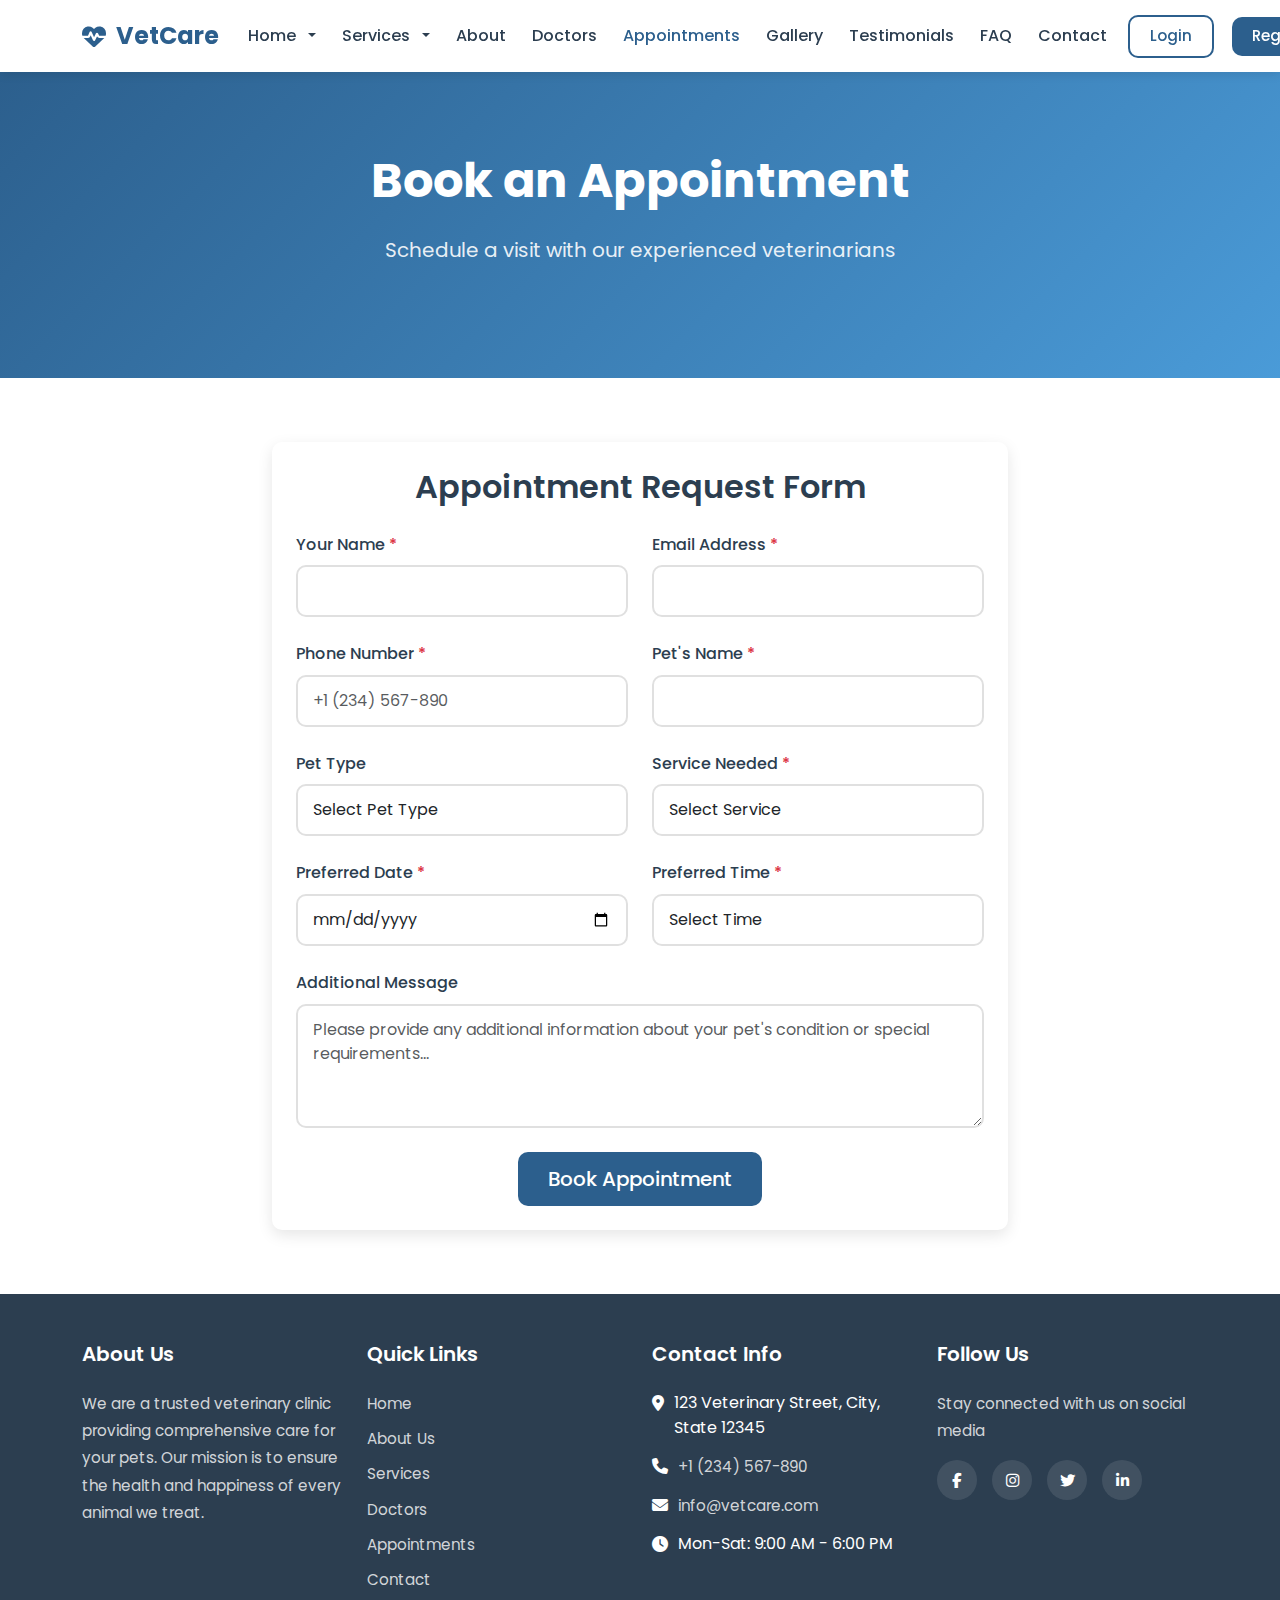
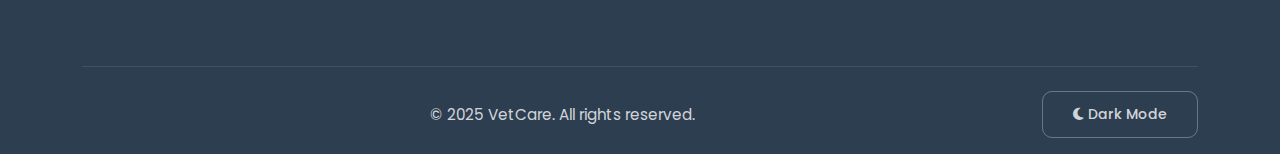
<file: appointments.html>
<!DOCTYPE html>
<html lang="en">
<head>
    <meta charset="UTF-8">
    <meta name="viewport" content="width=device-width, initial-scale=1.0">
    <title>Book Appointment - Veterinary Clinic</title>
    <link rel="icon" type="image/svg+xml" href="favicon.svg">
    <link rel="icon" type="image/x-icon" href="favicon.ico">
    
    <!-- Bootstrap CSS -->
    <link href="https://cdn.jsdelivr.net/npm/bootstrap@5.3.0/dist/css/bootstrap.min.css" rel="stylesheet">
    
    <!-- Font Awesome -->
    <link rel="stylesheet" href="https://cdnjs.cloudflare.com/ajax/libs/font-awesome/6.4.0/css/all.min.css">
    
    <!-- Custom CSS -->
    <link rel="stylesheet" href="css/style.css">
</head>
<body>
    <!-- Header -->
    <header class="header">
        <nav class="navbar navbar-expand-lg">
            <div class="container">
                <a class="navbar-brand" href="index.html">
                    <i class="fas fa-heartbeat"></i> VetCare
                </a>
                <button class="navbar-toggler" type="button" data-bs-toggle="collapse" data-bs-target="#navbarNav">
                    <span class="navbar-toggler-icon"></span>
                </button>
                <div class="collapse navbar-collapse" id="navbarNav">
                    <ul class="navbar-nav ms-auto">
                        <li class="nav-item dropdown">
                            <a class="nav-link dropdown-toggle" href="#" id="homeDropdown" role="button" data-bs-toggle="dropdown">
                                Home
                            </a>
                            <ul class="dropdown-menu">
                                <li><a class="dropdown-item" href="index.html">Home 1</a></li>
                                <li><a class="dropdown-item" href="index2.html">Home 2</a></li>
                            </ul>
                        </li>
                        <li class="nav-item dropdown">
                            <a class="nav-link dropdown-toggle" href="#" id="navbarDropdown" role="button" data-bs-toggle="dropdown">
                                Services
                            </a>
                            <ul class="dropdown-menu">
                                <li><a class="dropdown-item" href="services.html">All Services</a></li>
                                <li><a class="dropdown-item" href="service-details.html">Service Details</a></li>
                            </ul>
                        </li>
                        <li class="nav-item">
                            <a class="nav-link" href="about.html">About</a>
                        </li>
                        <li class="nav-item">
                            <a class="nav-link" href="doctors.html">Doctors</a>
                        </li>
                        <li class="nav-item">
                            <a class="nav-link active" href="appointments.html">Appointments</a>
                        </li>
                        <li class="nav-item">
                            <a class="nav-link" href="gallery.html">Gallery</a>
                        </li>
                        <li class="nav-item">
                            <a class="nav-link" href="testimonials.html">Testimonials</a>
                        </li>
                        <li class="nav-item">
                            <a class="nav-link" href="faq.html">FAQ</a>
                        </li>
                        <li class="nav-item">
                            <a class="nav-link" href="contact.html">Contact</a>
                        </li>
                        <li class="nav-item d-flex align-items-center ms-2">
                            <a class="btn btn-outline me-2" href="login.html">Login</a>
                        </li>
                        <li class="nav-item d-flex align-items-center">
                            <a class="btn btn-primary" href="register.html">Register</a>
                        </li>
                    </ul>
                </div>
            </div>
        </nav>
    </header>

    <!-- Page Header -->
    <section class="hero-section">
        <div class="container">
            <h1>Book an Appointment</h1>
            <p>Schedule a visit with our experienced veterinarians</p>
        </div>
    </section>

    <!-- Appointment Form -->
    <section class="section">
        <div class="container">
            <div class="row">
                <div class="col-lg-8 mx-auto">
                    <div class="card">
                        <div class="card-body p-4">
                            <h2 class="text-center mb-4">Appointment Request Form</h2>
                            <form id="appointmentForm">
                                <div class="row">
                                    <div class="col-md-6">
                                        <div class="form-group">
                                            <label for="apptName" class="form-label">Your Name <span class="text-danger">*</span></label>
                                            <input type="text" class="form-control" id="apptName" required>
                                        </div>
                                    </div>
                                    <div class="col-md-6">
                                        <div class="form-group">
                                            <label for="apptEmail" class="form-label">Email Address <span class="text-danger">*</span></label>
                                            <input type="email" class="form-control" id="apptEmail" required>
                                        </div>
                                    </div>
                                </div>
                                <div class="row">
                                    <div class="col-md-6">
                                        <div class="form-group">
                                            <label for="apptPhone" class="form-label">Phone Number <span class="text-danger">*</span></label>
                                            <input type="tel" class="form-control" id="apptPhone" placeholder="+1 (234) 567-890" required>
                                        </div>
                                    </div>
                                    <div class="col-md-6">
                                        <div class="form-group">
                                            <label for="petName" class="form-label">Pet's Name <span class="text-danger">*</span></label>
                                            <input type="text" class="form-control" id="petName" required>
                                        </div>
                                    </div>
                                </div>
                                <div class="row">
                                    <div class="col-md-6">
                                        <div class="form-group">
                                            <label for="petType" class="form-label">Pet Type</label>
                                            <select class="form-control" id="petType">
                                                <option value="">Select Pet Type</option>
                                                <option value="dog">Dog</option>
                                                <option value="cat">Cat</option>
                                                <option value="bird">Bird</option>
                                                <option value="other">Other</option>
                                            </select>
                                        </div>
                                    </div>
                                    <div class="col-md-6">
                                        <div class="form-group">
                                            <label for="service" class="form-label">Service Needed <span class="text-danger">*</span></label>
                                            <select class="form-control" id="service" required>
                                                <option value="">Select Service</option>
                                                <option value="checkup">General Checkup</option>
                                                <option value="vaccination">Vaccination</option>
                                                <option value="surgery">Surgery</option>
                                                <option value="dental">Dental Care</option>
                                                <option value="emergency">Emergency</option>
                                                <option value="other">Other</option>
                                            </select>
                                        </div>
                                    </div>
                                </div>
                                <div class="row">
                                    <div class="col-md-6">
                                        <div class="form-group">
                                            <label for="apptDate" class="form-label">Preferred Date <span class="text-danger">*</span></label>
                                            <input type="date" class="form-control" id="apptDate" required>
                                        </div>
                                    </div>
                                    <div class="col-md-6">
                                        <div class="form-group">
                                            <label for="apptTime" class="form-label">Preferred Time <span class="text-danger">*</span></label>
                                            <select class="form-control" id="apptTime" required>
                                                <option value="">Select Time</option>
                                                <option value="09:00">9:00 AM</option>
                                                <option value="10:00">10:00 AM</option>
                                                <option value="11:00">11:00 AM</option>
                                                <option value="12:00">12:00 PM</option>
                                                <option value="13:00">1:00 PM</option>
                                                <option value="14:00">2:00 PM</option>
                                                <option value="15:00">3:00 PM</option>
                                                <option value="16:00">4:00 PM</option>
                                                <option value="17:00">5:00 PM</option>
                                            </select>
                                        </div>
                                    </div>
                                </div>
                                <div class="form-group">
                                    <label for="apptMessage" class="form-label">Additional Message</label>
                                    <textarea class="form-control" id="apptMessage" rows="4" placeholder="Please provide any additional information about your pet's condition or special requirements..."></textarea>
                                </div>
                                <div class="text-center">
                                    <button type="submit" class="btn btn-primary btn-lg">Book Appointment</button>
                                </div>
                            </form>
                        </div>
                    </div>
                </div>
            </div>
        </div>
    </section>

    <!-- Footer -->
    <footer class="footer">
        <div class="container">
            <div class="row">
                <div class="col-lg-3 col-md-6 mb-4">
                    <h4>About Us</h4>
                    <p>We are a trusted veterinary clinic providing comprehensive care for your pets. Our mission is to ensure the health and happiness of every animal we treat.</p>
                </div>
                <div class="col-lg-3 col-md-6 mb-4">
                    <h4>Quick Links</h4>
                    <ul class="footer-links">
                        <li><a href="index.html">Home</a></li>
                        <li><a href="about.html">About Us</a></li>
                        <li><a href="services.html">Services</a></li>
                        <li><a href="doctors.html">Doctors</a></li>
                        <li><a href="appointments.html">Appointments</a></li>
                        <li><a href="contact.html">Contact</a></li>
                    </ul>
                </div>
                <div class="col-lg-3 col-md-6 mb-4">
                    <h4>Contact Info</h4>
                    <ul class="footer-contact">
                        <li><i class="fas fa-map-marker-alt"></i> 123 Veterinary Street, City, State 12345</li>
                        <li><i class="fas fa-phone"></i> <a href="tel:+1234567890">+1 (234) 567-890</a></li>
                        <li><i class="fas fa-envelope"></i> <a href="mailto:info@vetcare.com">info@vetcare.com</a></li>
                        <li><i class="fas fa-clock"></i> Mon-Sat: 9:00 AM - 6:00 PM</li>
                    </ul>
                </div>
                <div class="col-lg-3 col-md-6 mb-4">
                    <h4>Follow Us</h4>
                    <p>Stay connected with us on social media</p>
                    <div class="social-icons">
                        <a href="https://facebook.com" target="_blank" aria-label="Facebook"><i class="fab fa-facebook-f"></i></a>
                        <a href="https://instagram.com" target="_blank" aria-label="Instagram"><i class="fab fa-instagram"></i></a>
                        <a href="https://twitter.com" target="_blank" aria-label="Twitter"><i class="fab fa-twitter"></i></a>
                        <a href="https://linkedin.com" target="_blank" aria-label="LinkedIn"><i class="fab fa-linkedin-in"></i></a>
                    </div>
                </div>
            </div>
            <div class="footer-bottom">
                <div class="d-flex justify-content-between align-items-center flex-wrap">
                    <p class="mb-0">&copy; 2025 VetCare. All rights reserved.</p>
                    <div class="theme-toggle">
                        <button id="themeToggle" class="btn btn-sm btn-outline-light" aria-label="Toggle Dark Mode">
                            <i class="fas fa-moon" id="themeIcon"></i> <span id="themeText">Dark Mode</span>
                        </button>
                    </div>
                </div>
            </div>
        </div>
    </footer>

    <!-- Bootstrap JS -->
    <script src="https://cdn.jsdelivr.net/npm/bootstrap@5.3.0/dist/js/bootstrap.bundle.min.js"></script>
    
    <!-- jQuery -->
    <script src="https://code.jquery.com/jquery-3.7.0.min.js"></script>
    
    <!-- Custom JS -->
    <script src="js/main.js"></script>
</body>
</html>
</file>
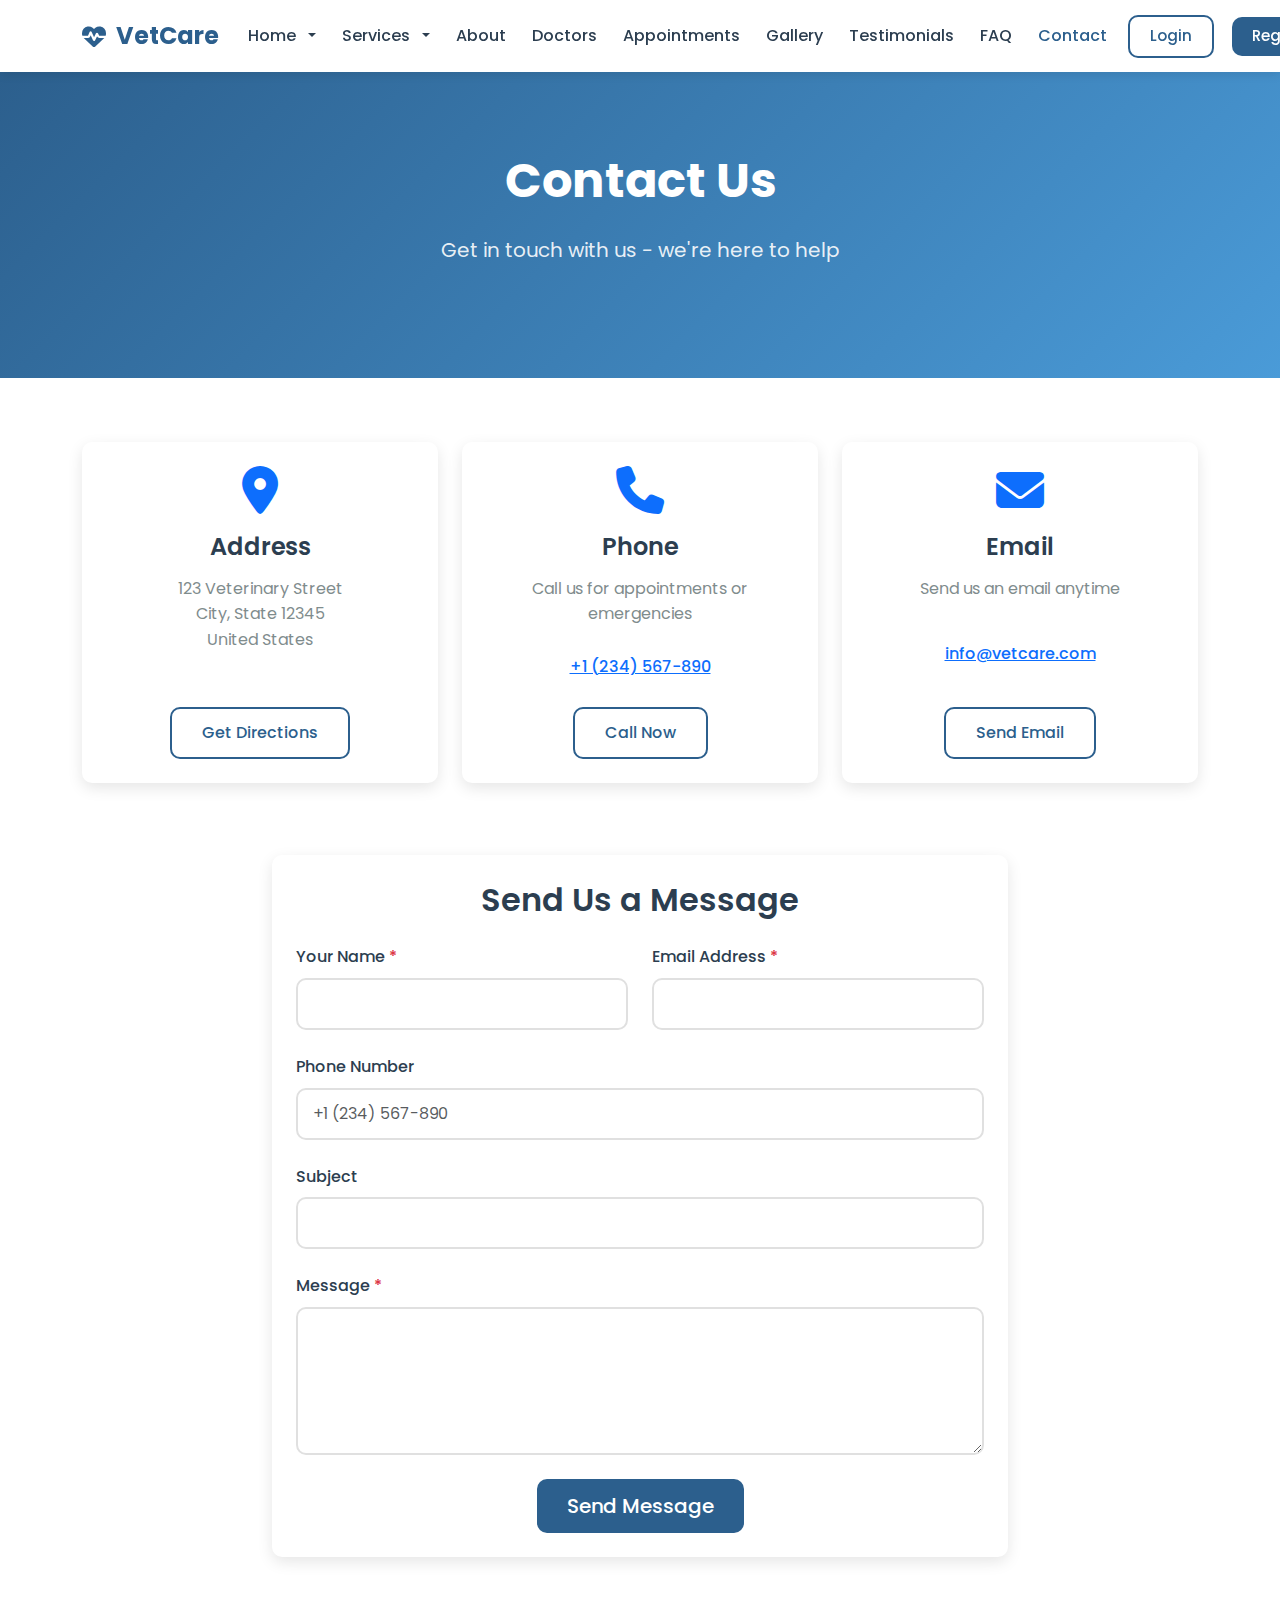
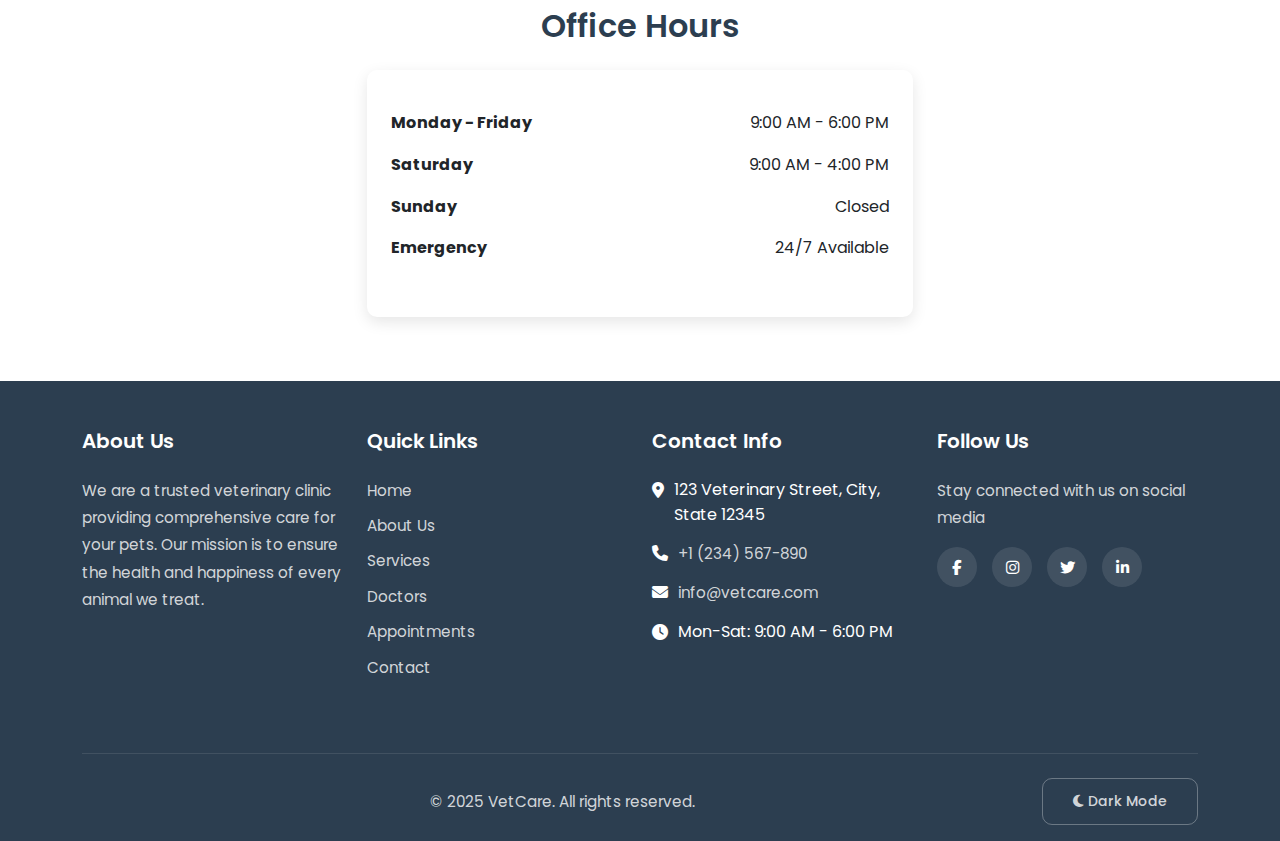
<file: contact.html>
<!DOCTYPE html>
<html lang="en">
<head>
    <meta charset="UTF-8">
    <meta name="viewport" content="width=device-width, initial-scale=1.0">
    <title>Contact Us - Veterinary Clinic</title>
    <link rel="icon" type="image/svg+xml" href="favicon.svg">
    <link rel="icon" type="image/x-icon" href="favicon.ico">
    
    <!-- Bootstrap CSS -->
    <link href="https://cdn.jsdelivr.net/npm/bootstrap@5.3.0/dist/css/bootstrap.min.css" rel="stylesheet">
    
    <!-- Font Awesome -->
    <link rel="stylesheet" href="https://cdnjs.cloudflare.com/ajax/libs/font-awesome/6.4.0/css/all.min.css">
    
    <!-- Custom CSS -->
    <link rel="stylesheet" href="css/style.css">
</head>
<body>
    <!-- Header -->
    <header class="header">
        <nav class="navbar navbar-expand-lg">
            <div class="container">
                <a class="navbar-brand" href="index.html">
                    <i class="fas fa-heartbeat"></i> VetCare
                </a>
                <button class="navbar-toggler" type="button" data-bs-toggle="collapse" data-bs-target="#navbarNav">
                    <span class="navbar-toggler-icon"></span>
                </button>
                <div class="collapse navbar-collapse" id="navbarNav">
                    <ul class="navbar-nav ms-auto">
                        <li class="nav-item dropdown">
                            <a class="nav-link dropdown-toggle" href="#" id="homeDropdown" role="button" data-bs-toggle="dropdown">
                                Home
                            </a>
                            <ul class="dropdown-menu">
                                <li><a class="dropdown-item" href="index.html">Home 1</a></li>
                                <li><a class="dropdown-item" href="index2.html">Home 2</a></li>
                            </ul>
                        </li>
                        <li class="nav-item dropdown">
                            <a class="nav-link dropdown-toggle" href="#" id="navbarDropdown" role="button" data-bs-toggle="dropdown">
                                Services
                            </a>
                            <ul class="dropdown-menu">
                                <li><a class="dropdown-item" href="services.html">All Services</a></li>
                                <li><a class="dropdown-item" href="service-details.html">Service Details</a></li>
                            </ul>
                        </li>
                        <li class="nav-item">
                            <a class="nav-link" href="about.html">About</a>
                        </li>
                        <li class="nav-item">
                            <a class="nav-link" href="doctors.html">Doctors</a>
                        </li>
                        <li class="nav-item">
                            <a class="nav-link" href="appointments.html">Appointments</a>
                        </li>
                        <li class="nav-item">
                            <a class="nav-link" href="gallery.html">Gallery</a>
                        </li>
                        <li class="nav-item">
                            <a class="nav-link" href="testimonials.html">Testimonials</a>
                        </li>
                        <li class="nav-item">
                            <a class="nav-link" href="faq.html">FAQ</a>
                        </li>
                        <li class="nav-item">
                            <a class="nav-link active" href="contact.html">Contact</a>
                        </li>
                        <li class="nav-item d-flex align-items-center ms-2">
                            <a class="btn btn-outline me-2" href="login.html">Login</a>
                        </li>
                        <li class="nav-item d-flex align-items-center">
                            <a class="btn btn-primary" href="register.html">Register</a>
                        </li>
                    </ul>
                </div>
            </div>
        </nav>
    </header>

    <!-- Page Header -->
    <section class="hero-section">
        <div class="container">
            <h1>Contact Us</h1>
            <p>Get in touch with us - we're here to help</p>
        </div>
    </section>

    <!-- Contact Section -->
    <section class="section">
        <div class="container">
            <div class="row">
                <div class="col-lg-4 mb-4">
                    <div class="card cta-card">
                        <div class="card-body text-center">
                            <i class="fas fa-map-marker-alt fa-3x text-primary mb-3"></i>
                            <h3>Address</h3>
                            <p>123 Veterinary Street<br>City, State 12345<br>United States</p>
                            <a href="https://maps.google.com" target="_blank" class="btn btn-outline">Get Directions</a>
                        </div>
                    </div>
                </div>
                <div class="col-lg-4 mb-4">
                    <div class="card cta-card">
                        <div class="card-body text-center">
                            <i class="fas fa-phone fa-3x text-primary mb-3"></i>
                            <h3>Phone</h3>
                            <p>Call us for appointments or emergencies</p>
                            <p><a href="tel:+1234567890" class="btn btn-link">+1 (234) 567-890</a></p>
                            <a href="tel:+1234567890" class="btn btn-outline">Call Now</a>
                        </div>
                    </div>
                </div>
                <div class="col-lg-4 mb-4">
                    <div class="card cta-card">
                        <div class="card-body text-center">
                            <i class="fas fa-envelope fa-3x text-primary mb-3"></i>
                            <h3>Email</h3>
                            <p>Send us an email anytime</p>
                            <p><a href="mailto:info@vetcare.com" class="btn btn-link">info@vetcare.com</a></p>
                            <a href="mailto:info@vetcare.com" class="btn btn-outline">Send Email</a>
                        </div>
                    </div>
                </div>
            </div>

            <div class="row mt-5">
                <div class="col-lg-8 mx-auto">
                    <div class="card">
                        <div class="card-body p-4">
                            <h2 class="text-center mb-4">Send Us a Message</h2>
                            <form id="contactForm">
                                <div class="row">
                                    <div class="col-md-6">
                                        <div class="form-group">
                                            <label for="name" class="form-label">Your Name <span class="text-danger">*</span></label>
                                            <input type="text" class="form-control" id="name" required>
                                        </div>
                                    </div>
                                    <div class="col-md-6">
                                        <div class="form-group">
                                            <label for="email" class="form-label">Email Address <span class="text-danger">*</span></label>
                                            <input type="email" class="form-control" id="email" required>
                                        </div>
                                    </div>
                                </div>
                                <div class="form-group">
                                    <label for="phone" class="form-label">Phone Number</label>
                                    <input type="tel" class="form-control" id="phone" placeholder="+1 (234) 567-890">
                                </div>
                                <div class="form-group">
                                    <label for="subject" class="form-label">Subject</label>
                                    <input type="text" class="form-control" id="subject">
                                </div>
                                <div class="form-group">
                                    <label for="message" class="form-label">Message <span class="text-danger">*</span></label>
                                    <textarea class="form-control" id="message" rows="5" required></textarea>
                                </div>
                                <div class="text-center">
                                    <button type="submit" class="btn btn-primary btn-lg">Send Message</button>
                                </div>
                            </form>
                        </div>
                    </div>
                </div>
            </div>

            <div class="row mt-5">
                <div class="col-12">
                    <h2 class="text-center mb-4">Office Hours</h2>
                    <div class="row">
                        <div class="col-md-6 mx-auto">
                            <div class="card">
                                <div class="card-body">
                                    <ul class="list-unstyled">
                                        <li class="mb-3 d-flex justify-content-between"><strong>Monday - Friday</strong> <span>9:00 AM - 6:00 PM</span></li>
                                        <li class="mb-3 d-flex justify-content-between"><strong>Saturday</strong> <span>9:00 AM - 4:00 PM</span></li>
                                        <li class="mb-3 d-flex justify-content-between"><strong>Sunday</strong> <span>Closed</span></li>
                                        <li class="mb-3 d-flex justify-content-between"><strong>Emergency</strong> <span>24/7 Available</span></li>
                                    </ul>
                                </div>
                            </div>
                        </div>
                    </div>
                </div>
            </div>
        </div>
    </section>

    <!-- Footer -->
    <footer class="footer">
        <div class="container">
            <div class="row">
                <div class="col-lg-3 col-md-6 mb-4">
                    <h4>About Us</h4>
                    <p>We are a trusted veterinary clinic providing comprehensive care for your pets. Our mission is to ensure the health and happiness of every animal we treat.</p>
                </div>
                <div class="col-lg-3 col-md-6 mb-4">
                    <h4>Quick Links</h4>
                    <ul class="footer-links">
                        <li><a href="index.html">Home</a></li>
                        <li><a href="about.html">About Us</a></li>
                        <li><a href="services.html">Services</a></li>
                        <li><a href="doctors.html">Doctors</a></li>
                        <li><a href="appointments.html">Appointments</a></li>
                        <li><a href="contact.html">Contact</a></li>
                    </ul>
                </div>
                <div class="col-lg-3 col-md-6 mb-4">
                    <h4>Contact Info</h4>
                    <ul class="footer-contact">
                        <li><i class="fas fa-map-marker-alt"></i> 123 Veterinary Street, City, State 12345</li>
                        <li><i class="fas fa-phone"></i> <a href="tel:+1234567890">+1 (234) 567-890</a></li>
                        <li><i class="fas fa-envelope"></i> <a href="mailto:info@vetcare.com">info@vetcare.com</a></li>
                        <li><i class="fas fa-clock"></i> Mon-Sat: 9:00 AM - 6:00 PM</li>
                    </ul>
                </div>
                <div class="col-lg-3 col-md-6 mb-4">
                    <h4>Follow Us</h4>
                    <p>Stay connected with us on social media</p>
                    <div class="social-icons">
                        <a href="https://facebook.com" target="_blank" aria-label="Facebook"><i class="fab fa-facebook-f"></i></a>
                        <a href="https://instagram.com" target="_blank" aria-label="Instagram"><i class="fab fa-instagram"></i></a>
                        <a href="https://twitter.com" target="_blank" aria-label="Twitter"><i class="fab fa-twitter"></i></a>
                        <a href="https://linkedin.com" target="_blank" aria-label="LinkedIn"><i class="fab fa-linkedin-in"></i></a>
                    </div>
                </div>
            </div>
            <div class="footer-bottom">
                <div class="d-flex justify-content-between align-items-center flex-wrap">
                    <p class="mb-0">&copy; 2025 VetCare. All rights reserved.</p>
                    <div class="theme-toggle">
                        <button id="themeToggle" class="btn btn-sm btn-outline-light" aria-label="Toggle Dark Mode">
                            <i class="fas fa-moon" id="themeIcon"></i> <span id="themeText">Dark Mode</span>
                        </button>
                    </div>
                </div>
            </div>
        </div>
    </footer>

    <!-- Bootstrap JS -->
    <script src="https://cdn.jsdelivr.net/npm/bootstrap@5.3.0/dist/js/bootstrap.bundle.min.js"></script>
    
    <!-- jQuery -->
    <script src="https://code.jquery.com/jquery-3.7.0.min.js"></script>
    
    <!-- Custom JS -->
    <script src="js/main.js"></script>
</body>
</html>
</file>
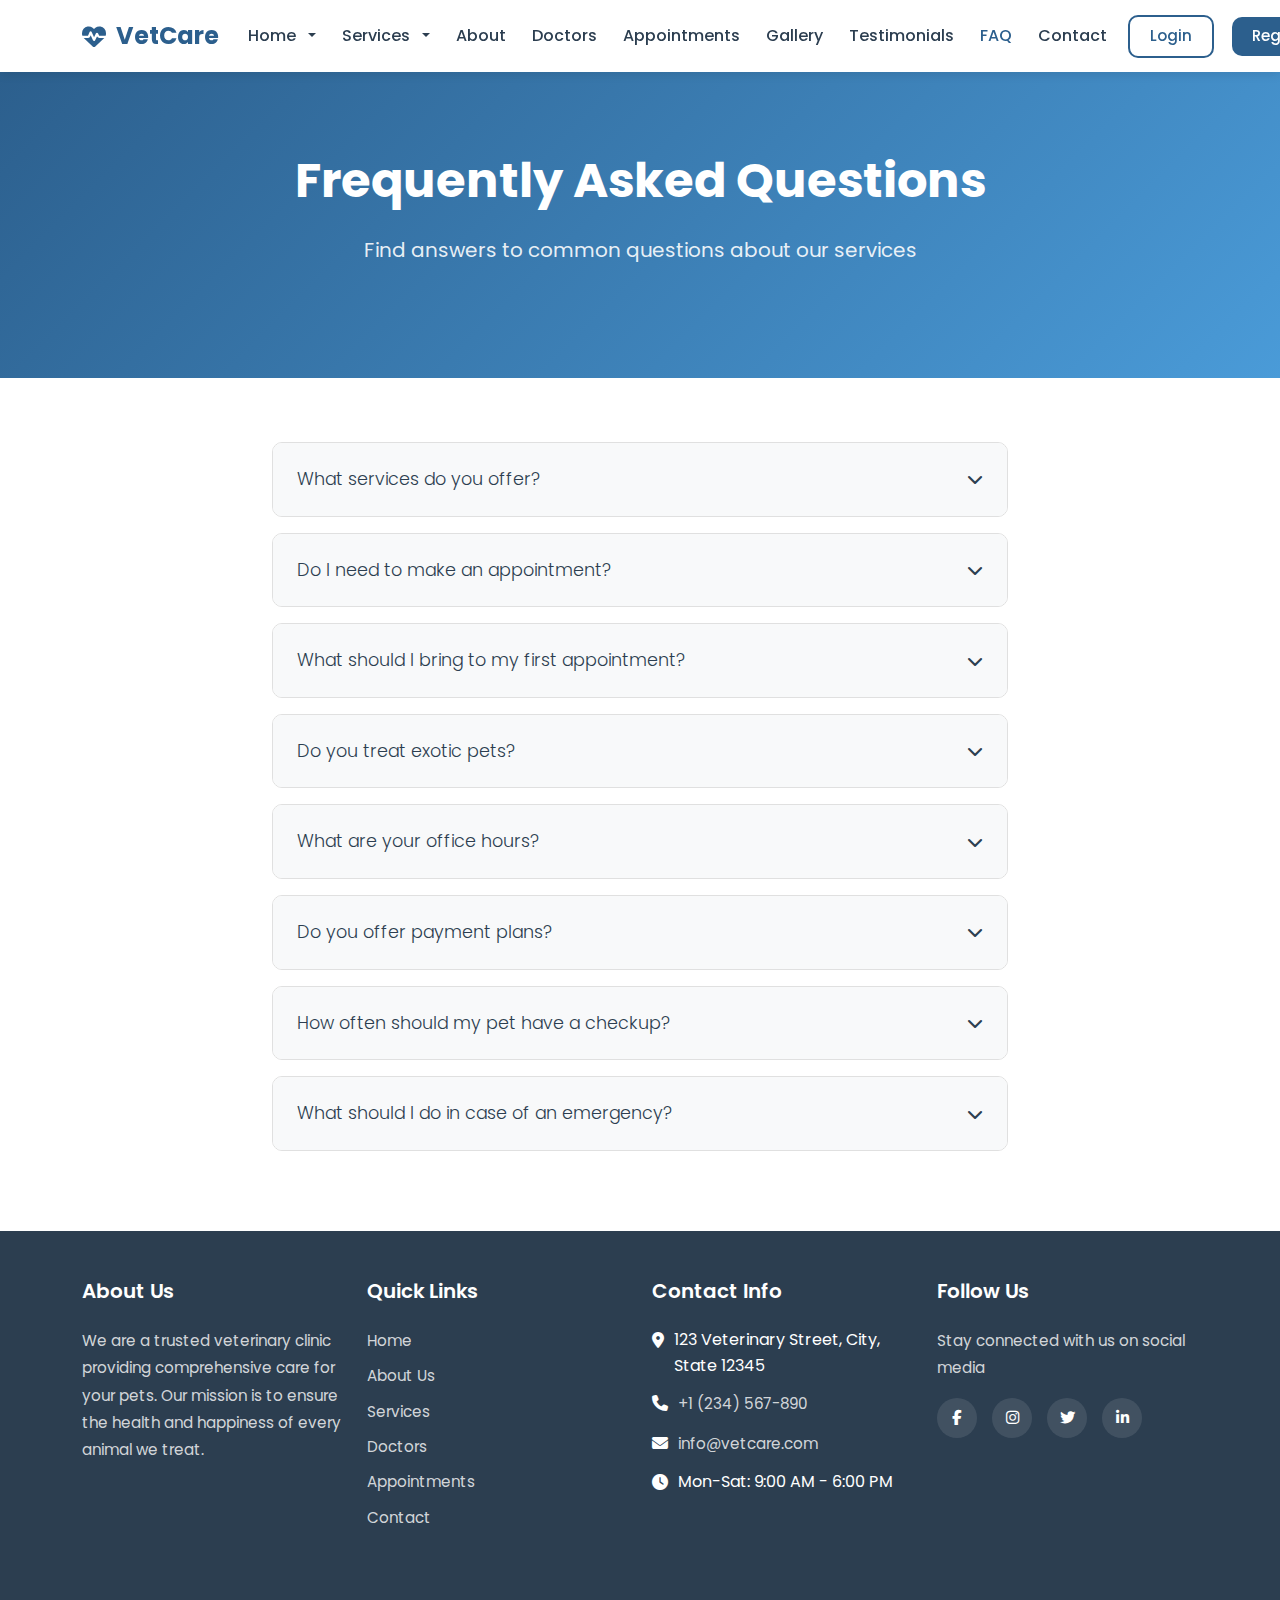
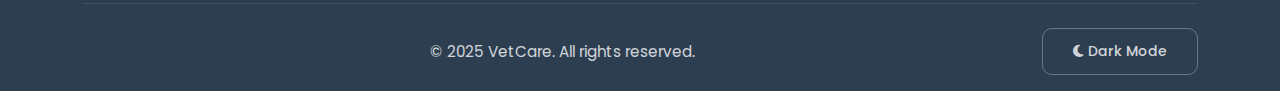
<file: faq.html>
<!DOCTYPE html>
<html lang="en">
<head>
    <meta charset="UTF-8">
    <meta name="viewport" content="width=device-width, initial-scale=1.0">
    <title>FAQ - Veterinary Clinic</title>
    <link rel="icon" type="image/svg+xml" href="favicon.svg">
    <link rel="icon" type="image/x-icon" href="favicon.ico">
    
    <!-- Bootstrap CSS -->
    <link href="https://cdn.jsdelivr.net/npm/bootstrap@5.3.0/dist/css/bootstrap.min.css" rel="stylesheet">
    
    <!-- Font Awesome -->
    <link rel="stylesheet" href="https://cdnjs.cloudflare.com/ajax/libs/font-awesome/6.4.0/css/all.min.css">
    
    <!-- Custom CSS -->
    <link rel="stylesheet" href="css/style.css">
    <style>
        .faq-item {
            margin-bottom: 1rem;
            border: 1px solid #e0e0e0;
            border-radius: var(--border-radius);
            overflow: hidden;
            background-color: var(--white);
        }
        .faq-question {
            padding: 1.5rem;
            background-color: var(--bg-light);
            cursor: pointer;
            display: flex;
            justify-content: space-between;
            align-items: center;
            transition: var(--transition);
        }
        .faq-question:hover {
            background-color: #e9ecef;
        }
        .faq-question h3 {
            margin: 0;
            font-size: 1.1rem;
            color: var(--text-dark);
        }
        .faq-question i {
            transition: var(--transition);
            color: var(--text-dark);
        }
        .faq-item.active .faq-question i {
            transform: rotate(180deg);
        }
        .faq-answer {
            padding: 0 1.5rem;
            max-height: 0;
            overflow: hidden;
            transition: max-height 0.3s ease;
            background-color: var(--white);
        }
        .faq-item.active .faq-answer {
            padding: 1.5rem;
            max-height: 500px;
        }
    </style>
</head>
<body>
    <!-- Header -->
    <header class="header">
        <nav class="navbar navbar-expand-lg">
            <div class="container">
                <a class="navbar-brand" href="index.html">
                    <i class="fas fa-heartbeat"></i> VetCare
                </a>
                <button class="navbar-toggler" type="button" data-bs-toggle="collapse" data-bs-target="#navbarNav">
                    <span class="navbar-toggler-icon"></span>
                </button>
                <div class="collapse navbar-collapse" id="navbarNav">
                    <ul class="navbar-nav ms-auto">
                        <li class="nav-item dropdown">
                            <a class="nav-link dropdown-toggle" href="#" id="homeDropdown" role="button" data-bs-toggle="dropdown">
                                Home
                            </a>
                            <ul class="dropdown-menu">
                                <li><a class="dropdown-item" href="index.html">Home 1</a></li>
                                <li><a class="dropdown-item" href="index2.html">Home 2</a></li>
                            </ul>
                        </li>
                        <li class="nav-item dropdown">
                            <a class="nav-link dropdown-toggle" href="#" id="navbarDropdown" role="button" data-bs-toggle="dropdown">
                                Services
                            </a>
                            <ul class="dropdown-menu">
                                <li><a class="dropdown-item" href="services.html">All Services</a></li>
                                <li><a class="dropdown-item" href="service-details.html">Service Details</a></li>
                            </ul>
                        </li>
                        <li class="nav-item">
                            <a class="nav-link" href="about.html">About</a>
                        </li>
                        <li class="nav-item">
                            <a class="nav-link" href="doctors.html">Doctors</a>
                        </li>
                        <li class="nav-item">
                            <a class="nav-link" href="appointments.html">Appointments</a>
                        </li>
                        <li class="nav-item">
                            <a class="nav-link" href="gallery.html">Gallery</a>
                        </li>
                        <li class="nav-item">
                            <a class="nav-link" href="testimonials.html">Testimonials</a>
                        </li>
                        <li class="nav-item">
                            <a class="nav-link active" href="faq.html">FAQ</a>
                        </li>
                        <li class="nav-item">
                            <a class="nav-link" href="contact.html">Contact</a>
                        </li>
                        <li class="nav-item d-flex align-items-center ms-2">
                            <a class="btn btn-outline me-2" href="login.html">Login</a>
                        </li>
                        <li class="nav-item d-flex align-items-center">
                            <a class="btn btn-primary" href="register.html">Register</a>
                        </li>
                    </ul>
                </div>
            </div>
        </nav>
    </header>

    <!-- Page Header -->
    <section class="hero-section">
        <div class="container">
            <h1>Frequently Asked Questions</h1>
            <p>Find answers to common questions about our services</p>
        </div>
    </section>

    <!-- FAQ Section -->
    <section class="section">
        <div class="container">
            <div class="row">
                <div class="col-lg-8 mx-auto">
                    <div class="faq-item">
                        <div class="faq-question">
                            <h3>What services do you offer?</h3>
                            <i class="fas fa-chevron-down"></i>
                        </div>
                        <div class="faq-answer">
                            <p>We offer a comprehensive range of veterinary services including general checkups, vaccinations, diagnostics, surgery, dental care, emergency services, and preventive care programs.</p>
                        </div>
                    </div>
                    <div class="faq-item">
                        <div class="faq-question">
                            <h3>Do I need to make an appointment?</h3>
                            <i class="fas fa-chevron-down"></i>
                        </div>
                        <div class="faq-answer">
                            <p>Yes, we recommend making an appointment to ensure we can provide you with the best service. However, we also accept walk-ins based on availability. For emergencies, we are available 24/7.</p>
                        </div>
                    </div>
                    <div class="faq-item">
                        <div class="faq-question">
                            <h3>What should I bring to my first appointment?</h3>
                            <i class="fas fa-chevron-down"></i>
                        </div>
                        <div class="faq-answer">
                            <p>Please bring your pet's vaccination records, any previous medical records, a list of current medications, and any questions or concerns you may have about your pet's health.</p>
                        </div>
                    </div>
                    <div class="faq-item">
                        <div class="faq-question">
                            <h3>Do you treat exotic pets?</h3>
                            <i class="fas fa-chevron-down"></i>
                        </div>
                        <div class="faq-answer">
                            <p>Yes, we have veterinarians who specialize in exotic animal medicine. We provide care for birds, reptiles, small mammals, and other exotic pets.</p>
                        </div>
                    </div>
                    <div class="faq-item">
                        <div class="faq-question">
                            <h3>What are your office hours?</h3>
                            <i class="fas fa-chevron-down"></i>
                        </div>
                        <div class="faq-answer">
                            <p>Our regular office hours are Monday through Friday from 9:00 AM to 6:00 PM, and Saturday from 9:00 AM to 4:00 PM. We are closed on Sundays, but emergency services are available 24/7.</p>
                        </div>
                    </div>
                    <div class="faq-item">
                        <div class="faq-question">
                            <h3>Do you offer payment plans?</h3>
                            <i class="fas fa-chevron-down"></i>
                        </div>
                        <div class="faq-answer">
                            <p>Yes, we offer flexible payment options including payment plans for major procedures. We also accept most pet insurance plans. Please contact us to discuss payment options.</p>
                        </div>
                    </div>
                    <div class="faq-item">
                        <div class="faq-question">
                            <h3>How often should my pet have a checkup?</h3>
                            <i class="fas fa-chevron-down"></i>
                        </div>
                        <div class="faq-answer">
                            <p>We recommend annual wellness exams for adult pets. Puppies, kittens, and senior pets may need more frequent visits. Your veterinarian will recommend a schedule based on your pet's age and health status.</p>
                        </div>
                    </div>
                    <div class="faq-item">
                        <div class="faq-question">
                            <h3>What should I do in case of an emergency?</h3>
                            <i class="fas fa-chevron-down"></i>
                        </div>
                        <div class="faq-answer">
                            <p>If your pet has a medical emergency, please call us immediately at +1 (234) 567-890. Our emergency team is available 24/7 to provide immediate care for your pet.</p>
                        </div>
                    </div>
                </div>
            </div>
        </div>
    </section>

    <!-- Footer -->
    <footer class="footer">
        <div class="container">
            <div class="row">
                <div class="col-lg-3 col-md-6 mb-4">
                    <h4>About Us</h4>
                    <p>We are a trusted veterinary clinic providing comprehensive care for your pets. Our mission is to ensure the health and happiness of every animal we treat.</p>
                </div>
                <div class="col-lg-3 col-md-6 mb-4">
                    <h4>Quick Links</h4>
                    <ul class="footer-links">
                        <li><a href="index.html">Home</a></li>
                        <li><a href="about.html">About Us</a></li>
                        <li><a href="services.html">Services</a></li>
                        <li><a href="doctors.html">Doctors</a></li>
                        <li><a href="appointments.html">Appointments</a></li>
                        <li><a href="contact.html">Contact</a></li>
                    </ul>
                </div>
                <div class="col-lg-3 col-md-6 mb-4">
                    <h4>Contact Info</h4>
                    <ul class="footer-contact">
                        <li><i class="fas fa-map-marker-alt"></i> 123 Veterinary Street, City, State 12345</li>
                        <li><i class="fas fa-phone"></i> <a href="tel:+1234567890">+1 (234) 567-890</a></li>
                        <li><i class="fas fa-envelope"></i> <a href="mailto:info@vetcare.com">info@vetcare.com</a></li>
                        <li><i class="fas fa-clock"></i> Mon-Sat: 9:00 AM - 6:00 PM</li>
                    </ul>
                </div>
                <div class="col-lg-3 col-md-6 mb-4">
                    <h4>Follow Us</h4>
                    <p>Stay connected with us on social media</p>
                    <div class="social-icons">
                        <a href="https://facebook.com" target="_blank" aria-label="Facebook"><i class="fab fa-facebook-f"></i></a>
                        <a href="https://instagram.com" target="_blank" aria-label="Instagram"><i class="fab fa-instagram"></i></a>
                        <a href="https://twitter.com" target="_blank" aria-label="Twitter"><i class="fab fa-twitter"></i></a>
                        <a href="https://linkedin.com" target="_blank" aria-label="LinkedIn"><i class="fab fa-linkedin-in"></i></a>
                    </div>
                </div>
            </div>
            <div class="footer-bottom">
                <div class="d-flex justify-content-between align-items-center flex-wrap">
                    <p class="mb-0">&copy; 2025 VetCare. All rights reserved.</p>
                    <div class="theme-toggle">
                        <button id="themeToggle" class="btn btn-sm btn-outline-light" aria-label="Toggle Dark Mode">
                            <i class="fas fa-moon" id="themeIcon"></i> <span id="themeText">Dark Mode</span>
                        </button>
                    </div>
                </div>
            </div>
        </div>
    </footer>

    <!-- Bootstrap JS -->
    <script src="https://cdn.jsdelivr.net/npm/bootstrap@5.3.0/dist/js/bootstrap.bundle.min.js"></script>
    
    <!-- jQuery -->
    <script src="https://code.jquery.com/jquery-3.7.0.min.js"></script>
    
    <!-- Custom JS -->
    <script src="js/main.js"></script>
</body>
</html>
</file>
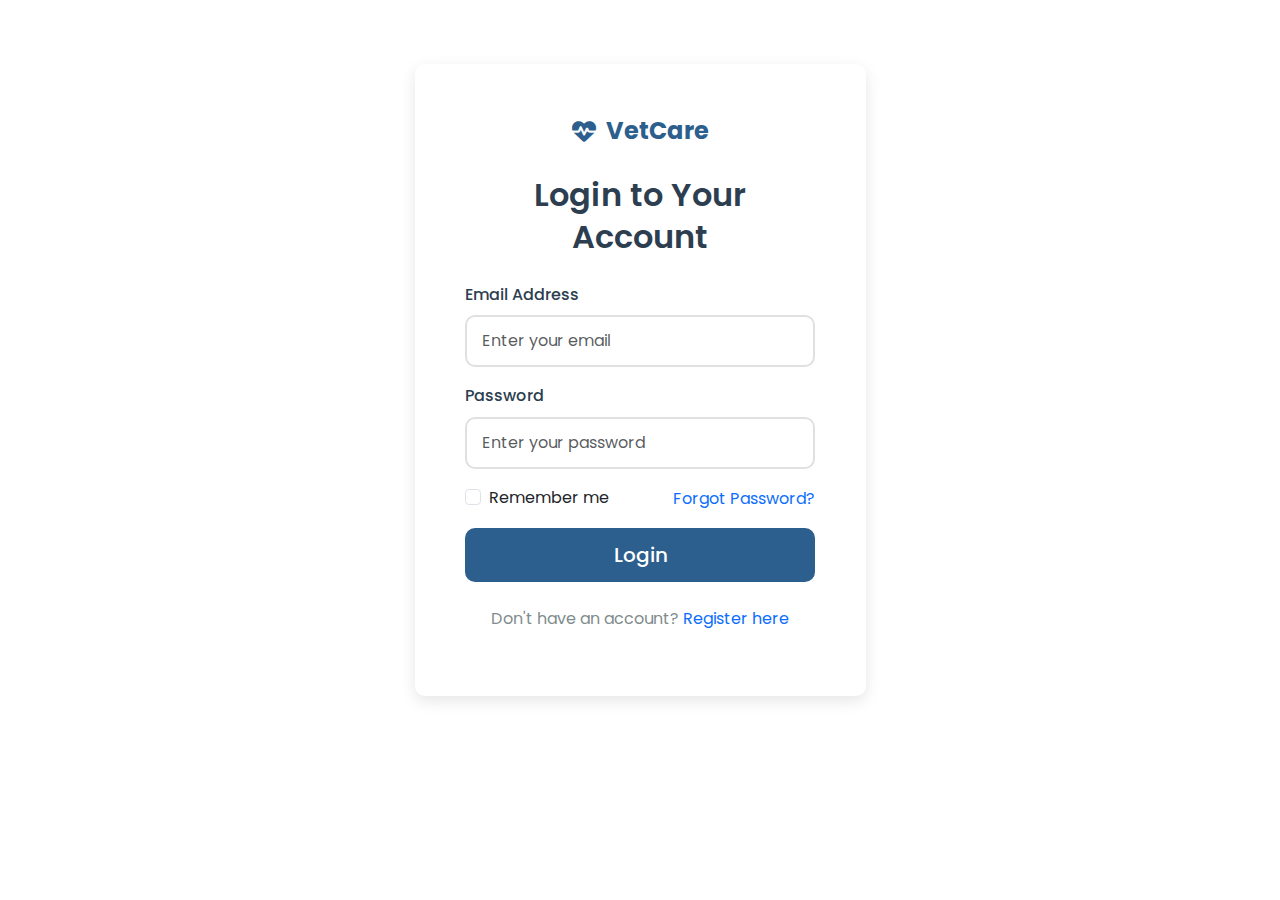
<file: login.html>
<!DOCTYPE html>
<html lang="en">
<head>
    <meta charset="UTF-8">
    <meta name="viewport" content="width=device-width, initial-scale=1.0">
    <title>Login - Veterinary Clinic</title>
    <link rel="icon" type="image/svg+xml" href="favicon.svg">
    <link rel="icon" type="image/x-icon" href="favicon.ico">
    
    <!-- Bootstrap CSS -->
    <link href="https://cdn.jsdelivr.net/npm/bootstrap@5.3.0/dist/css/bootstrap.min.css" rel="stylesheet">
    
    <!-- Font Awesome -->
    <link rel="stylesheet" href="https://cdnjs.cloudflare.com/ajax/libs/font-awesome/6.4.0/css/all.min.css">
    
    <!-- Custom CSS -->
    <link rel="stylesheet" href="css/style.css">
</head>
<body>
    <!-- Login Section -->
    <section class="section">
        <div class="container">
            <div class="row justify-content-center">
                <div class="col-lg-5 col-md-7">
                    <div class="card">
                        <div class="card-body p-5">
                            <div class="text-center mb-4">
                                <a href="index.html" class="navbar-brand d-inline-flex align-items-center justify-content-center">
                                    <i class="fas fa-heartbeat"></i> VetCare
                                </a>
                            </div>
                            <h2 class="text-center mb-4">Login to Your Account</h2>
                            <form id="loginForm">
                                <div class="form-group mb-3">
                                    <label for="loginEmail" class="form-label">Email Address</label>
                                    <input type="email" class="form-control" id="loginEmail" placeholder="Enter your email" required>
                                </div>
                                <div class="form-group mb-3">
                                    <label for="loginPassword" class="form-label">Password</label>
                                    <input type="password" class="form-control" id="loginPassword" placeholder="Enter your password" required>
                                </div>
                                <div class="form-group mb-3 d-flex justify-content-between align-items-center">
                                    <div class="form-check">
                                        <input type="checkbox" class="form-check-input" id="rememberMe">
                                        <label class="form-check-label" for="rememberMe">Remember me</label>
                                    </div>
                                    <a href="#" class="text-primary">Forgot Password?</a>
                                </div>
                                <div class="d-grid">
                                    <button type="submit" class="btn btn-primary btn-lg">Login</button>
                                </div>
                                <div class="text-center mt-4">
                                    <p>Don't have an account? <a href="register.html" class="text-primary">Register here</a></p>
                                </div>
                            </form>
                        </div>
                    </div>
                </div>
            </div>
        </div>
    </section>

    <!-- Bootstrap JS -->
    <script src="https://cdn.jsdelivr.net/npm/bootstrap@5.3.0/dist/js/bootstrap.bundle.min.js"></script>
    
    <!-- jQuery -->
    <script src="https://code.jquery.com/jquery-3.7.0.min.js"></script>
    
    <!-- Custom JS -->
    <script src="js/main.js"></script>
</body>
</html>
</file>
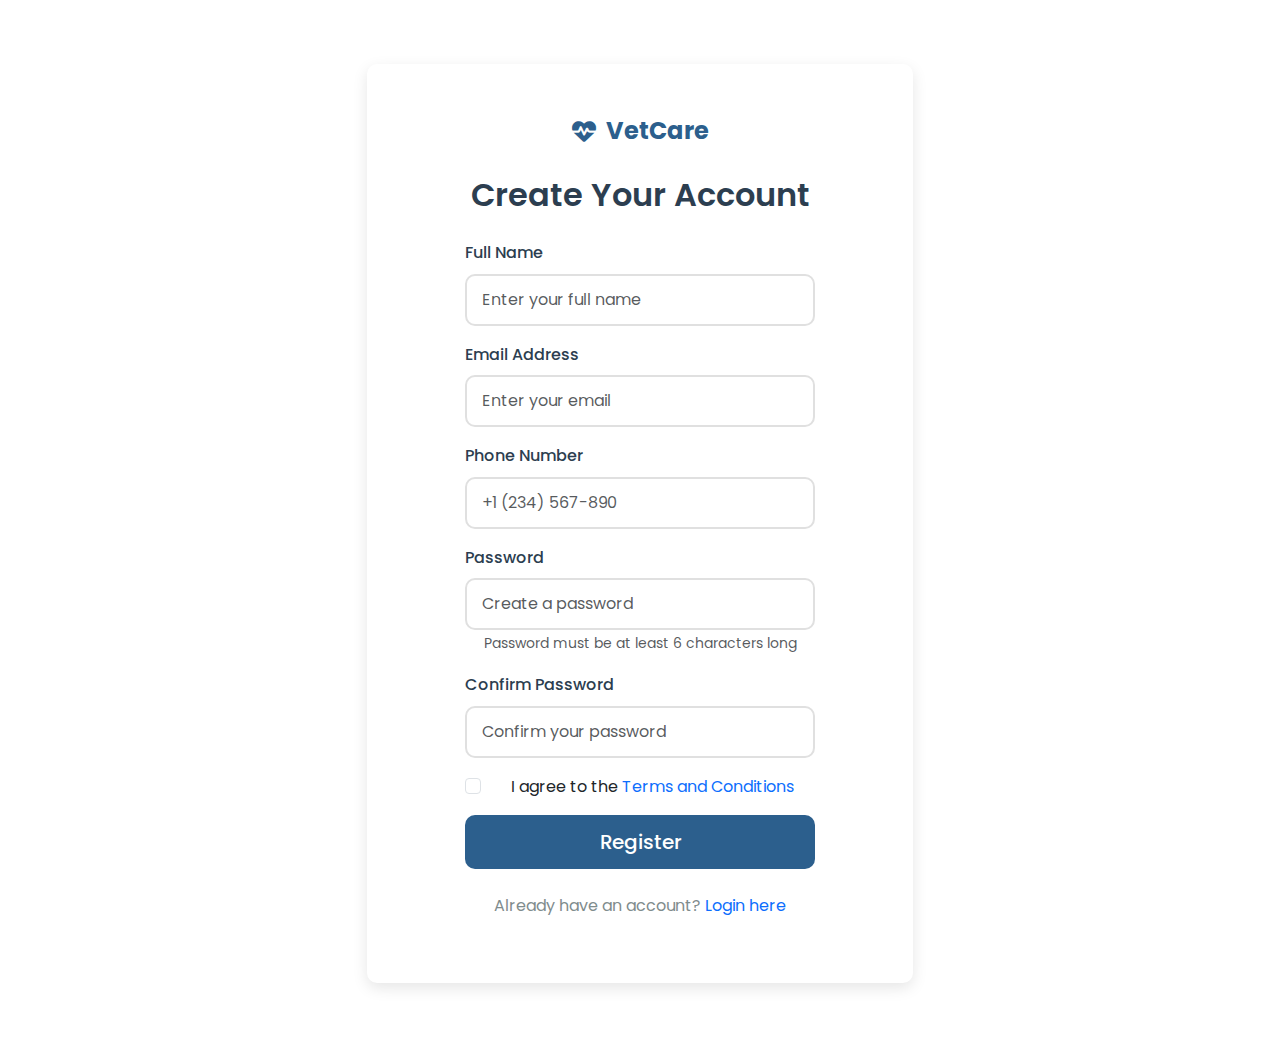
<file: register.html>
<!DOCTYPE html>
<html lang="en">
<head>
    <meta charset="UTF-8">
    <meta name="viewport" content="width=device-width, initial-scale=1.0">
    <title>Register - Veterinary Clinic</title>
    <link rel="icon" type="image/svg+xml" href="favicon.svg">
    <link rel="icon" type="image/x-icon" href="favicon.ico">
    
    <!-- Bootstrap CSS -->
    <link href="https://cdn.jsdelivr.net/npm/bootstrap@5.3.0/dist/css/bootstrap.min.css" rel="stylesheet">
    
    <!-- Font Awesome -->
    <link rel="stylesheet" href="https://cdnjs.cloudflare.com/ajax/libs/font-awesome/6.4.0/css/all.min.css">
    
    <!-- Custom CSS -->
    <link rel="stylesheet" href="css/style.css">
</head>
<body>
    <!-- Register Section -->
    <section class="section">
        <div class="container">
            <div class="row justify-content-center">
                <div class="col-lg-6 col-md-8">
                    <div class="card">
                        <div class="card-body p-5">
                            <div class="text-center mb-4">
                                <a href="index.html" class="navbar-brand d-inline-flex align-items-center justify-content-center">
                                    <i class="fas fa-heartbeat"></i> VetCare
                                </a>
                            </div>
                            <h2 class="text-center mb-4">Create Your Account</h2>
                            <form id="registerForm">
                                <div class="form-group mb-3">
                                    <label for="regName" class="form-label">Full Name</label>
                                    <input type="text" class="form-control" id="regName" placeholder="Enter your full name" required>
                                </div>
                                <div class="form-group mb-3">
                                    <label for="regEmail" class="form-label">Email Address</label>
                                    <input type="email" class="form-control" id="regEmail" placeholder="Enter your email" required>
                                </div>
                                <div class="form-group mb-3">
                                    <label for="regPhone" class="form-label">Phone Number</label>
                                    <input type="tel" class="form-control" id="regPhone" placeholder="+1 (234) 567-890" required>
                                </div>
                                <div class="form-group mb-3">
                                    <label for="regPassword" class="form-label">Password</label>
                                    <input type="password" class="form-control" id="regPassword" placeholder="Create a password" required>
                                    <small class="form-text text-muted">Password must be at least 6 characters long</small>
                                </div>
                                <div class="form-group mb-3">
                                    <label for="regConfirmPassword" class="form-label">Confirm Password</label>
                                    <input type="password" class="form-control" id="regConfirmPassword" placeholder="Confirm your password" required>
                                </div>
                                <div class="form-group mb-3">
                                    <div class="form-check">
                                        <input type="checkbox" class="form-check-input" id="agreeTerms" required>
                                        <label class="form-check-label" for="agreeTerms">I agree to the <a href="#" class="text-primary">Terms and Conditions</a></label>
                                    </div>
                                </div>
                                <div class="d-grid">
                                    <button type="submit" class="btn btn-primary btn-lg">Register</button>
                                </div>
                                <div class="text-center mt-4">
                                    <p>Already have an account? <a href="login.html" class="text-primary">Login here</a></p>
                                </div>
                            </form>
                        </div>
                    </div>
                </div>
            </div>
        </div>
    </section>

    <!-- Bootstrap JS -->
    <script src="https://cdn.jsdelivr.net/npm/bootstrap@5.3.0/dist/js/bootstrap.bundle.min.js"></script>
    
    <!-- jQuery -->
    <script src="https://code.jquery.com/jquery-3.7.0.min.js"></script>
    
    <!-- Custom JS -->
    <script src="js/main.js"></script>
</body>
</html>
</file>
<file: css/style.css>
/* ============================================
   Veterinary Website - Main Stylesheet
   ============================================ */

/* Google Fonts */
@import url('https://fonts.googleapis.com/css2?family=Poppins:wght@300;400;500;600;700&display=swap');

/* ============================================
   CSS Variables
   ============================================ */
:root {
    --primary-color: #2c5f8d;
    --secondary-color: #4a9bd8;
    --accent-color: #ff6b35;
    --text-dark: #2c3e50;
    --text-light: #7f8c8d;
    --bg-light: #f8f9fa;
    --white: #ffffff;
    --border-radius: 10px;
    --box-shadow: 0 5px 15px rgba(0, 0, 0, 0.1);
    --transition: all 0.3s ease;
}

/* ============================================
   Global Styles
   ============================================ */
* {
    margin: 0;
    padding: 0;
    box-sizing: border-box;
}

body {
    font-family: 'Poppins', sans-serif;
    font-size: 16px;
    line-height: 1.6;
    color: var(--text-dark);
    overflow-x: hidden;
    margin: 0;
    padding: 0;
}

/* Typography */
h1 {
    font-weight: 700;
    font-size: 2.5rem;
    line-height: 1.2;
    margin-bottom: 1rem;
    color: var(--text-dark);
}

h2 {
    font-weight: 600;
    font-size: 2rem;
    line-height: 1.3;
    margin-bottom: 1rem;
    color: var(--text-dark);
    text-align: center;
}

h3 {
    font-weight: 300;
    font-size: 1.5rem;
    line-height: 1.4;
    margin-bottom: 0.75rem;
    color: var(--text-dark);
}

p {
    font-size: 1rem;
    line-height: 1.6;
    color: var(--text-light);
    margin-bottom: 1rem;
}

/* Links */
a {
    text-decoration: none;
    color: inherit;
    transition: var(--transition);
}

a:hover {
    color: var(--primary-color);
}

/* Buttons */
.btn {
    padding: 12px 30px;
    border-radius: var(--border-radius);
    font-weight: 500;
    transition: var(--transition);
    border: none;
    cursor: pointer;
    display: inline-block;
    text-align: center;
}

/* Button Groups - Better spacing between buttons */
.btn-group-vertical,
.btn-group {
    gap: 1rem;
}

/* Service Details Button Container */
.service-details .btn-group-vertical,
.service-details .d-flex.flex-column.gap-3 {
    width: 100%;
    gap: 1rem;
}

.service-details .btn-group-vertical .btn,
.service-details .d-flex.flex-column.gap-3 .btn {
    margin: 0;
}

.btn-primary {
    background-color: var(--primary-color);
    color: var(--white);
}

.btn-primary:hover {
    background-color: var(--secondary-color);
    color: var(--white);
    transform: translateY(-2px);
    box-shadow: var(--box-shadow);
}

.btn-secondary {
    background-color: var(--accent-color);
    color: var(--white);
}

.btn-secondary:hover {
    background-color: #e55a2a;
    color: var(--white);
    transform: translateY(-2px);
    box-shadow: var(--box-shadow);
}

.btn-outline {
    background-color: transparent;
    border: 2px solid var(--primary-color);
    color: var(--primary-color);
}

.btn-outline:hover {
    background-color: var(--primary-color);
    color: var(--white);
    transform: translateY(-2px);
}

/* ============================================
   Header & Navigation
   ============================================ */
.header {
    background-color: var(--white);
    box-shadow: 0 2px 10px rgba(0, 0, 0, 0.1);
    position: sticky;
    top: 0;
    z-index: 1000;
    padding: 0;
    margin: 0;
}

.navbar {
    padding: 0.75rem 0;
}

.navbar-brand {
    font-size: 1.5rem;
    font-weight: 700;
    color: var(--primary-color);
    display: flex;
    align-items: center;
    gap: 10px;
    transition: var(--transition);
}

.navbar-brand:hover {
    color: var(--primary-color);
    transform: scale(1.05);
}

.navbar-brand i {
    font-size: 1.5rem;
}

.navbar-brand img {
    height: 40px;
    width: auto;
}

.navbar-nav {
    display: flex;
    justify-content: center;
    align-items: center;
    gap: 0;
}

.navbar-nav .nav-item {
    margin: 0 5px;
}

.navbar-nav .nav-link {
    color: var(--text-dark);
    font-weight: 500;
    padding: 0.5rem 0.75rem;
    transition: var(--transition);
    position: relative;
}

.navbar-nav .nav-link:hover {
    color: var(--primary-color);
}

.navbar-nav .nav-link.active {
    color: var(--primary-color);
}

.navbar-nav .nav-link.active::after {
    display: none;
}

.navbar-nav .nav-link.dropdown-toggle.active::after {
    display: inline-block !important;
}

/* Dropdown Menu */
.nav-link.dropdown-toggle::after {
    display: inline-block !important;
    margin-left: 0.5em;
    vertical-align: 0.255em;
    content: "";
    border-top: 0.3em solid;
    border-right: 0.3em solid transparent;
    border-bottom: 0;
    border-left: 0.3em solid transparent;
    transition: transform 0.2s ease;
    opacity: 1;
}

.nav-link.dropdown-toggle.active::after {
    display: inline-block !important;
    border-top-color: var(--primary-color);
}

.nav-link.dropdown-toggle[aria-expanded="true"]::after {
    transform: rotate(180deg);
}

/* Navbar Buttons */
.navbar-nav .nav-item .btn {
    padding: 8px 20px;
    font-size: 0.95rem;
    font-weight: 500;
    white-space: nowrap;
    margin: 0;
}

.navbar-nav .nav-item .btn-outline {
    border-width: 2px;
}

.navbar-nav .nav-item .btn-primary {
    border: none;
}

/* Responsive adjustments for navbar buttons */
@media (max-width: 991px) {
    .navbar-nav .nav-item .btn {
        width: 100%;
        margin: 0.25rem 0;
        text-align: center;
    }
    
    .navbar-nav .nav-item.d-flex {
        display: block !important;
    }
    
    .navbar-nav .nav-item .btn.me-2 {
        margin-right: 0 !important;
    }
}

.dropdown-menu {
    border: none;
    box-shadow: var(--box-shadow);
    border-radius: var(--border-radius);
    padding: 0.5rem 0;
    margin-top: 0.5rem;
}

.dropdown-item {
    padding: 0.5rem 1.5rem;
    transition: var(--transition);
}

.dropdown-item:hover {
    background-color: var(--bg-light);
    color: var(--primary-color);
}

/* Mobile Menu Toggle */
.navbar-toggler {
    border: none;
    padding: 0.25rem 0.5rem;
}

.navbar-toggler:focus {
    box-shadow: none;
}

.navbar-toggler-icon {
    background-image: url("data:image/svg+xml,%3csvg xmlns='http://www.w3.org/2000/svg' viewBox='0 0 30 30'%3e%3cpath stroke='rgba%2833, 37, 41, 0.75%29' stroke-linecap='round' stroke-miterlimit='10' stroke-width='2' d='M4 7h22M4 15h22M4 23h22'/%3e%3c/svg%3e");
}

/* ============================================
   Footer
   ============================================ */
.footer {
    background-color: var(--text-dark);
    color: var(--white);
    padding: 3rem 0 1rem;
    margin-top: 0;
}

.footer h4 {
    color: var(--white);
    font-weight: 600;
    margin-bottom: 1.5rem;
    font-size: 1.25rem;
}

.footer p,
.footer a {
    color: rgba(255, 255, 255, 0.8);
    font-size: 0.95rem;
    line-height: 1.8;
}

.footer a:hover {
    color: var(--white);
}

.footer-links {
    list-style: none;
    padding: 0;
}

.footer-links li {
    margin-bottom: 0.5rem;
}

.footer-links a {
    transition: var(--transition);
}

.footer-links a:hover {
    padding-left: 5px;
}

.footer-contact {
    list-style: none;
    padding: 0;
}

.footer-contact li {
    margin-bottom: 0.75rem;
    display: flex;
    align-items: flex-start;
    gap: 10px;
}

.footer-contact i {
    margin-top: 5px;
}

.social-icons {
    display: flex;
    gap: 15px;
    margin-top: 1rem;
}

.social-icons a {
    width: 40px;
    height: 40px;
    display: flex;
    align-items: center;
    justify-content: center;
    background-color: rgba(255, 255, 255, 0.1);
    border-radius: 50%;
    transition: var(--transition);
    color: var(--white);
}

.social-icons a:hover {
    background-color: var(--primary-color);
    transform: translateY(-3px);
    color: var(--white);
}

.footer-bottom {
    border-top: 1px solid rgba(255, 255, 255, 0.1);
    margin-top: 2rem;
    padding-top: 1.5rem;
    text-align: center;
}

/* ============================================
   Hero Section
   ============================================ */
.hero-section {
    background: linear-gradient(135deg, var(--primary-color) 0%, var(--secondary-color) 100%);
    color: var(--white);
    padding: 5rem 0;
    text-align: center;
    margin: 0;
}

.hero-section h1 {
    color: var(--white);
    font-size: 3rem;
    margin-bottom: 1.5rem;
}

.hero-section p {
    color: rgba(255, 255, 255, 0.9);
    font-size: 1.25rem;
    margin-bottom: 2rem;
}

/* ============================================
   Section Styles
   ============================================ */
.section {
    padding: 4rem 0;
    margin: 0;
}

.section-title {
    text-align: center;
    margin-bottom: 3rem;
}

.section-title h2 {
    margin-bottom: 1rem;
}

.section-title p {
    font-size: 1.1rem;
    max-width: 600px;
    margin: 0 auto;
}

/* Cards - Base Styles */
.card {
    border: none;
    border-radius: var(--border-radius);
    box-shadow: var(--box-shadow);
    transition: var(--transition);
    overflow: hidden;
    height: 100%;
    display: flex;
    flex-direction: column;
    margin: 0;
    background-color: var(--white);
}

.card:hover {
    transform: translateY(-5px);
    box-shadow: 0 10px 25px rgba(0, 0, 0, 0.15);
}

.card-img-top {
    height: 200px;
    object-fit: cover;
    transition: var(--transition);
    width: 100%;
    display: block;
}

.card:hover .card-img-top {
    transform: scale(1.05);
}

/* Doctor Card Specific Styles */
.doctor-card {
    overflow: hidden;
    display: flex;
    flex-direction: column;
    height: 100%;
    background-color: var(--white);
}

.doctor-image-wrapper {
    width: 100%;
    height: 300px;
    overflow: hidden;
    position: relative;
    background-color: #f0f0f0;
    flex-shrink: 0;
    display: flex;
    align-items: flex-start;
    justify-content: center;
}

.doctor-card .card-img-top {
    width: 100%;
    height: 100%;
    object-fit: cover;
    object-position: center 20%;
    border-radius: 0;
    display: block;
    margin: 0;
    padding: 0;
    min-height: 100%;
}

.doctor-card .card-img-top[alt*="Sarah Johnson"] {
    object-position: center 15%;
}

.doctor-card .card-body {
    padding: 1.5rem;
    display: flex;
    flex-direction: column;
    align-items: center;
    text-align: center;
    justify-content: flex-start;
    flex-grow: 1;
    min-height: 280px;
}

.doctor-card .card-body h3 {
    margin-bottom: 0.5rem;
    text-align: center;
}

.doctor-card .card-body p.text-muted {
    margin-bottom: 1rem;
    text-align: center;
}

.doctor-card .card-body p {
    margin-bottom: 1rem;
    text-align: center;
    flex-grow: 1;
}

.doctor-card .card-body ul {
    width: 100%;
    margin: 1rem 0;
    text-align: left;
    flex-shrink: 0;
}

.doctor-card .card-body .btn {
    margin-top: auto;
    flex-shrink: 0;
    width: 100%;
    max-width: 200px;
}

/* Ensure all cards have equal height in rows */
.row.g-4 > [class*="col-"] {
    display: flex;
}

.row.g-4 > [class*="col-"] > .card,
.row.g-4 > [class*="col-"] > .cta-card,
.row.g-4 > [class*="col-"] > .testimonial-card {
    width: 100%;
}

.card-body {
    padding: 1.5rem;
    display: flex;
    flex-direction: column;
    align-items: center;
    text-align: center;
    flex-grow: 1;
}

.card-body.text-center {
    text-align: center;
}

.card-body.text-center p {
    text-align: center;
}

.card-body h3 {
    margin-bottom: 0.75rem;
    text-align: center;
    width: 100%;
}

.card-body p {
    margin-bottom: 1rem;
    text-align: center;
    width: 100%;
}

.card-body .btn {
    margin-top: auto;
    align-self: center;
}

.card-title {
    font-weight: 600;
    color: var(--text-dark);
    margin-bottom: 1rem;
    text-align: center;
}

/* CTA Cards */
.cta-card {
    background-color: var(--white);
    border-radius: var(--border-radius);
    box-shadow: var(--box-shadow);
    text-align: center;
    transition: var(--transition);
    height: 100%;
    display: flex;
    flex-direction: column;
    overflow: hidden;
}

.cta-card:hover {
    transform: translateY(-5px);
    box-shadow: 0 10px 25px rgba(0, 0, 0, 0.15);
}

.cta-card .card-body {
    padding: 2rem;
    justify-content: space-between;
}

.cta-card h3 {
    margin-bottom: 1rem;
    text-align: center;
}

.cta-card p {
    margin-bottom: 1.5rem;
    flex-grow: 1;
    text-align: center;
}

.card-body ul.list-unstyled {
    text-align: left;
    width: 100%;
    margin: 1rem 0;
}

/* Service Cards - ensure consistency */
.card .card-body {
    padding: 1.5rem;
}

.card .card-body h3 {
    font-weight: 600;
    font-size: 1.5rem;
    margin-bottom: 0.75rem;
}

.card .card-body p {
    font-size: 1rem;
    line-height: 1.6;
    color: var(--text-light);
    margin-bottom: 1rem;
}

/* Testimonial Cards */
.testimonial-card {
    background-color: var(--white);
    border-radius: var(--border-radius);
    box-shadow: var(--box-shadow);
    height: 100%;
    display: flex;
    flex-direction: column;
    padding: 2rem;
    transition: var(--transition);
    overflow: hidden;
}

.testimonial-card:hover {
    transform: translateY(-5px);
    box-shadow: 0 10px 25px rgba(0, 0, 0, 0.15);
}

.testimonial-card .stars {
    color: #ffc107;
    margin-bottom: 1rem;
}

.testimonial-card p {
    flex-grow: 1;
    font-style: italic;
    margin-bottom: 1.5rem;
}

.testimonial-author {
    display: flex;
    align-items: center;
    gap: 15px;
}

.testimonial-author img {
    width: 60px;
    height: 60px;
    border-radius: 50%;
    object-fit: cover;
}

.testimonial-author-info h5 {
    margin: 0;
    font-weight: 600;
}

.testimonial-author-info p {
    margin: 0;
    font-size: 0.9rem;
    color: var(--text-light);
}

/* ============================================
   Forms
   ============================================ */
.form-control {
    border: 2px solid #e0e0e0;
    border-radius: var(--border-radius);
    padding: 12px 15px;
    transition: var(--transition);
}

.form-control:focus {
    border-color: var(--primary-color);
    box-shadow: 0 0 0 0.2rem rgba(44, 95, 141, 0.25);
}

.form-label {
    font-weight: 500;
    margin-bottom: 0.5rem;
    color: var(--text-dark);
    text-align: left;
    display: block;
}

.form-group {
    margin-bottom: 1.5rem;
}

/* Appointments Form - Ensure labels are left-aligned */
#appointmentForm .form-label,
.appointment-form .form-label,
.appointments-page .form-label {
    text-align: left !important;
    display: block;
}

/* Contact Form - Ensure labels are left-aligned */
#contactForm .form-label,
.contact-form .form-label,
.contact-page .form-label {
    text-align: left !important;
    display: block;
}

/* ============================================
   Images
   ============================================ */
img {
    max-width: 100%;
    height: auto;
    border-radius: var(--border-radius);
}

.img-fluid {
    border-radius: var(--border-radius);
}

/* Gallery */
.gallery-item {
    margin-bottom: 0;
    overflow: hidden;
    border-radius: var(--border-radius);
    box-shadow: var(--box-shadow);
    transition: var(--transition);
    height: 100%;
    display: flex;
    align-items: stretch;
}

.gallery-item:hover {
    transform: translateY(-5px);
    box-shadow: 0 10px 25px rgba(0, 0, 0, 0.15);
}

.gallery-item img {
    width: 100%;
    height: 100%;
    min-height: 300px;
    object-fit: cover;
    object-position: center center;
    transition: var(--transition);
    display: block;
}

.gallery-item:hover img {
    transform: scale(1.1);
}

/* Gallery Row Alignment */
.row.g-4 > [class*="col-"] {
    display: flex;
    align-items: stretch;
}

.row.g-4 .gallery-item {
    width: 100%;
}

/* ============================================
   Utilities
   ============================================ */
.text-center {
    text-align: center;
}

.mt-5 {
    margin-top: 3rem;
}

.mb-5 {
    margin-bottom: 3rem;
}

.py-5 {
    padding: 3rem 0;
}

/* ============================================
   Responsive Design
   ============================================ */
@media (max-width: 768px) {
    h1 {
        font-size: 2rem;
    }

    h2 {
        font-size: 1.75rem;
    }

    h3 {
        font-size: 1.25rem;
    }

    .hero-section {
        padding: 3rem 0;
    }

    .hero-section h1 {
        font-size: 2rem;
    }

    .hero-section p {
        font-size: 1rem;
    }

    .navbar-nav {
        text-align: center;
        padding: 1rem 0;
    }

    .navbar-nav .nav-item {
        margin: 0.5rem 0;
    }

    .section {
        padding: 2.5rem 0;
    }

    .footer {
        text-align: center;
    }

    .social-icons {
        justify-content: center;
    }
}

@media (max-width: 576px) {
    h1 {
        font-size: 1.75rem;
    }

    h2 {
        font-size: 1.5rem;
    }

    .hero-section h1 {
        font-size: 1.75rem;
    }

    .card-img-top {
        height: 200px;
    }
}

/* ============================================
   Smooth Scroll
   ============================================ */
html {
    scroll-behavior: smooth;
    margin: 0;
    padding: 0;
}

/* ============================================
   Loading & Animations
   ============================================ */
.fade-in {
    animation: fadeIn 0.5s ease-in;
}

@keyframes fadeIn {
    from {
        opacity: 0;
        transform: translateY(20px);
    }
    to {
        opacity: 1;
        transform: translateY(0);
    }
}

/* ============================================
   404 Page
   ============================================ */
.error-page {
    text-align: center;
    padding: 5rem 0;
}

.error-page h1 {
    font-size: 6rem;
    color: var(--primary-color);
    margin-bottom: 1rem;
}

.error-page h2 {
    margin-bottom: 1.5rem;
}

.error-page p {
    font-size: 1.1rem;
    margin-bottom: 2rem;
}

/* ============================================
   Lightbox
   ============================================ */
.lightbox {
    display: none;
    position: fixed;
    z-index: 9999;
    left: 0;
    top: 0;
    width: 100%;
    height: 100%;
    background-color: rgba(0, 0, 0, 0.9);
    justify-content: center;
    align-items: center;
}

.lightbox img {
    max-width: 90%;
    max-height: 90%;
    border-radius: var(--border-radius);
}

.lightbox-close {
    position: absolute;
    top: 20px;
    right: 35px;
    color: var(--white);
    font-size: 40px;
    font-weight: bold;
    cursor: pointer;
    transition: var(--transition);
}

.lightbox-close:hover {
    color: var(--accent-color);
}

/* ============================================
   Dark Mode Styles
   ============================================ */
body.dark-mode {
    background-color: #1a1a1a;
    color: #e0e0e0;
}

body.dark-mode .header {
    background-color: #2d2d2d;
    box-shadow: 0 2px 10px rgba(0, 0, 0, 0.3);
}

body.dark-mode .navbar-brand,
body.dark-mode .nav-link {
    color: #e0e0e0;
}

body.dark-mode .nav-link:hover,
body.dark-mode .nav-link.active {
    color: var(--secondary-color);
}

body.dark-mode .nav-link.active::after {
    display: none;
}

body.dark-mode .hero-section {
    background: linear-gradient(135deg, #1a1a1a 0%, #2d2d2d 100%);
}

body.dark-mode .card,
body.dark-mode .cta-card,
body.dark-mode .testimonial-card {
    background-color: #2d2d2d;
    color: #e0e0e0;
}

body.dark-mode .card-body h3,
body.dark-mode .card-title {
    color: #e0e0e0;
}

body.dark-mode .card-body p {
    color: #b0b0b0;
}

body.dark-mode .section.bg-light {
    background-color: #242424 !important;
}

body.dark-mode .footer {
    background-color: #1a1a1a;
}

body.dark-mode .footer h4 {
    color: #e0e0e0;
}

body.dark-mode .footer p,
body.dark-mode .footer a {
    color: rgba(255, 255, 255, 0.7);
}

body.dark-mode .form-control {
    background-color: #2d2d2d;
    border-color: #404040;
    color: #e0e0e0;
}

body.dark-mode .form-control:focus {
    background-color: #2d2d2d;
    border-color: var(--primary-color);
    color: #e0e0e0;
}

/* Buttons Dark Mode - Base styles */
body.dark-mode .btn-primary {
    background-color: var(--primary-color);
    color: var(--white);
    border-color: var(--primary-color);
}

body.dark-mode .btn-primary:hover,
body.dark-mode .btn-primary:focus,
body.dark-mode .btn-primary:active {
    background-color: var(--secondary-color) !important;
    color: var(--white) !important;
    border-color: var(--secondary-color) !important;
    transform: translateY(-2px);
    box-shadow: 0 5px 15px rgba(74, 155, 216, 0.4);
}

body.dark-mode .btn-secondary {
    background-color: var(--accent-color);
    color: var(--white);
    border-color: var(--accent-color);
}

body.dark-mode .btn-secondary:hover,
body.dark-mode .btn-secondary:focus,
body.dark-mode .btn-secondary:active {
    background-color: #e55a2a !important;
    color: var(--white) !important;
    border-color: #e55a2a !important;
    transform: translateY(-2px);
    box-shadow: 0 5px 15px rgba(255, 107, 53, 0.4);
}

body.dark-mode .btn-outline {
    border-color: var(--secondary-color);
    color: var(--secondary-color);
    background-color: transparent;
}

body.dark-mode .btn-outline:hover,
body.dark-mode .btn-outline:focus,
body.dark-mode .btn-outline:active {
    background-color: var(--secondary-color) !important;
    color: var(--white) !important;
    border-color: var(--secondary-color) !important;
    transform: translateY(-2px);
    box-shadow: 0 5px 15px rgba(74, 155, 216, 0.4);
}

/* All buttons - ensure visibility in dark mode */
body.dark-mode .btn {
    transition: all 0.3s ease;
}

body.dark-mode .btn:hover {
    opacity: 1;
}

/* Button link styles in dark mode */
body.dark-mode .btn-link {
    color: var(--secondary-color);
}

body.dark-mode .btn-link:hover {
    color: var(--primary-color);
    text-decoration: underline;
}

body.dark-mode .doctor-image-wrapper {
    background-color: #1a1a1a;
}

body.dark-mode .doctor-card {
    background-color: #2d2d2d;
    color: #e0e0e0;
}

body.dark-mode .doctor-card .card-body h3,
body.dark-mode .doctor-card .card-title {
    color: #e0e0e0;
}

body.dark-mode .doctor-card .card-body p {
    color: #b0b0b0;
}

body.dark-mode .doctor-card .card-body ul li {
    color: #b0b0b0;
}

body.dark-mode h1,
body.dark-mode h2,
body.dark-mode h3 {
    color: #e0e0e0;
}

body.dark-mode p {
    color: #b0b0b0;
}

body.dark-mode .text-muted {
    color: #888 !important;
}

/* Dropdown Menu Dark Mode */
body.dark-mode .dropdown-menu {
    background-color: #2d2d2d;
    border-color: #404040;
    box-shadow: 0 5px 15px rgba(0, 0, 0, 0.5);
}

body.dark-mode .dropdown-item {
    color: #e0e0e0;
}

body.dark-mode .dropdown-item:hover,
body.dark-mode .dropdown-item:focus {
    background-color: #404040;
    color: var(--secondary-color);
}

/* Form Labels Dark Mode */
body.dark-mode .form-label {
    color: #e0e0e0;
}

body.dark-mode .form-check-label {
    color: #e0e0e0;
}

body.dark-mode .form-text {
    color: #888 !important;
}

/* Form Check Input Dark Mode */
body.dark-mode .form-check-input {
    background-color: #2d2d2d;
    border-color: #404040;
}

body.dark-mode .form-check-input:checked {
    background-color: var(--primary-color);
    border-color: var(--primary-color);
}

body.dark-mode .form-check-input:focus {
    border-color: var(--primary-color);
    box-shadow: 0 0 0 0.25rem rgba(44, 95, 141, 0.25);
}

/* Links Dark Mode */
body.dark-mode a {
    color: #e0e0e0;
}

body.dark-mode a:hover {
    color: var(--secondary-color);
}

body.dark-mode .text-primary {
    color: var(--secondary-color) !important;
}

body.dark-mode a.text-primary:hover {
    color: var(--primary-color) !important;
}

/* Navbar Brand Dark Mode */
body.dark-mode .navbar-brand {
    color: var(--secondary-color);
}

body.dark-mode .navbar-brand:hover {
    color: var(--primary-color);
}

/* Dropdown Toggle Arrow Dark Mode */
body.dark-mode .nav-link.dropdown-toggle::after {
    border-top-color: #e0e0e0;
}

body.dark-mode .nav-link.dropdown-toggle.active::after {
    border-top-color: var(--secondary-color);
}

body.dark-mode .nav-link.dropdown-toggle:hover::after {
    border-top-color: var(--secondary-color);
}

/* Placeholder Text Dark Mode */
body.dark-mode .form-control::placeholder {
    color: #888;
    opacity: 1;
}

/* Select Dropdown Dark Mode */
body.dark-mode select.form-control {
    background-color: #2d2d2d;
    border-color: #404040;
    color: #e0e0e0;
}

body.dark-mode select.form-control:focus {
    background-color: #2d2d2d;
    border-color: var(--primary-color);
    color: #e0e0e0;
}

/* Textarea Dark Mode */
body.dark-mode textarea.form-control {
    background-color: #2d2d2d;
    border-color: #404040;
    color: #e0e0e0;
}

body.dark-mode textarea.form-control:focus {
    background-color: #2d2d2d;
    border-color: var(--primary-color);
    color: #e0e0e0;
}

/* Navbar Toggler Dark Mode */
body.dark-mode .navbar-toggler {
    border-color: #404040;
}

body.dark-mode .navbar-toggler-icon {
    background-image: url("data:image/svg+xml,%3csvg xmlns='http://www.w3.org/2000/svg' viewBox='0 0 30 30'%3e%3cpath stroke='rgba%28224, 224, 224, 1%29' stroke-linecap='round' stroke-miterlimit='10' stroke-width='2' d='M4 7h22M4 15h22M4 23h22'/%3e%3c/svg%3e");
}

/* Social Icons Dark Mode */
body.dark-mode .social-icons a {
    color: rgba(255, 255, 255, 0.7);
}

body.dark-mode .social-icons a:hover {
    color: var(--secondary-color);
}

/* Footer Links Dark Mode */
body.dark-mode .footer-links a {
    color: rgba(255, 255, 255, 0.7);
}

body.dark-mode .footer-links a:hover {
    color: var(--secondary-color);
}

body.dark-mode .footer-contact a {
    color: rgba(255, 255, 255, 0.7);
}

body.dark-mode .footer-contact a:hover {
    color: var(--secondary-color);
}

/* Accordion Dark Mode */
body.dark-mode .accordion-item {
    background-color: #2d2d2d;
    border-color: #404040;
}

body.dark-mode .accordion-button {
    background-color: #2d2d2d;
    color: #e0e0e0;
}

body.dark-mode .accordion-button:not(.collapsed) {
    background-color: #404040;
    color: #e0e0e0;
}

body.dark-mode .accordion-button:focus {
    border-color: var(--primary-color);
    box-shadow: 0 0 0 0.25rem rgba(44, 95, 141, 0.25);
}

body.dark-mode .accordion-body {
    background-color: #2d2d2d;
    color: #b0b0b0;
}

/* FAQ Dark Mode */
body.dark-mode .faq-item {
    background-color: #2d2d2d;
    border-color: #404040;
}

body.dark-mode .faq-question {
    background-color: #2d2d2d !important;
    color: #e0e0e0;
    border-color: #404040;
}

body.dark-mode .faq-question:hover {
    background-color: #404040 !important;
}

body.dark-mode .faq-question h3 {
    color: #e0e0e0;
}

body.dark-mode .faq-question i {
    color: #e0e0e0;
}

body.dark-mode .faq-answer {
    background-color: #2d2d2d;
    color: #b0b0b0;
}

body.dark-mode .faq-answer p {
    color: #b0b0b0;
}

/* Table Dark Mode */
body.dark-mode table {
    color: #e0e0e0;
}

body.dark-mode .table {
    color: #e0e0e0;
}

body.dark-mode .table thead th {
    border-color: #404040;
    color: #e0e0e0;
}

body.dark-mode .table tbody td {
    border-color: #404040;
}

body.dark-mode .table-striped tbody tr:nth-of-type(odd) {
    background-color: rgba(255, 255, 255, 0.05);
}

/* Alert Dark Mode */
body.dark-mode .alert {
    background-color: #2d2d2d;
    border-color: #404040;
    color: #e0e0e0;
}

/* Badge Dark Mode */
body.dark-mode .badge {
    background-color: var(--primary-color);
    color: #ffffff;
}

/* List Group Dark Mode */
body.dark-mode .list-group-item {
    background-color: #2d2d2d;
    border-color: #404040;
    color: #e0e0e0;
}

body.dark-mode .list-group-item:hover {
    background-color: #404040;
}

/* Pagination Dark Mode */
body.dark-mode .page-link {
    background-color: #2d2d2d;
    border-color: #404040;
    color: #e0e0e0;
}

body.dark-mode .page-link:hover {
    background-color: #404040;
    border-color: #404040;
    color: var(--secondary-color);
}

body.dark-mode .page-item.active .page-link {
    background-color: var(--primary-color);
    border-color: var(--primary-color);
}

/* Breadcrumb Dark Mode */
body.dark-mode .breadcrumb {
    background-color: #2d2d2d;
}

body.dark-mode .breadcrumb-item a {
    color: var(--secondary-color);
}

body.dark-mode .breadcrumb-item.active {
    color: #b0b0b0;
}

/* Image Size Control */
.section.bg-light img.img-fluid,
.hero-section img.img-fluid {
    max-width: 100%;
    height: auto;
    object-fit: cover;
}

.section.bg-light .row.align-items-stretch {
    display: flex;
}

.section.bg-light .row.align-items-stretch > [class*="col-"] {
    display: flex;
}

.section.bg-light .col-lg-5 .card,
.section.bg-light .col-lg-7 .card {
    height: 100%;
    width: 100%;
    display: flex;
    flex-direction: column;
}

.section.bg-light .col-lg-5 .card {
    background: transparent;
    border: none;
}

.section.bg-light .col-lg-5 img {
    width: 100%;
    height: 100%;
    object-fit: cover;
    border-radius: var(--border-radius);
}

.section.bg-light .col-lg-7 .card-body {
    display: flex;
    flex-direction: column;
    justify-content: space-between;
    height: 100%;
}

/* Service Details Page Image */
.service-details img.img-fluid {
    max-width: 100%;
    max-height: 350px;
    object-fit: cover;
    border-radius: var(--border-radius);
}

/* Services Page Card Images */
.services .card-img-top {
    height: 180px;
    object-fit: cover;
}

/* About Page Image and Text Equal Height */
.section.about .row.align-items-stretch {
    display: flex;
}

.section.about .row.align-items-stretch > [class*="col-"] {
    display: flex;
}

.section.about .col-lg-5 .card,
.section.about .col-lg-6 .card,
.section.about .col-lg-7 .card {
    height: 100%;
    width: 100%;
    display: flex;
    flex-direction: column;
}

.section.about .col-lg-5 .card,
.section.about .col-lg-6.order-lg-2 .card {
    background: transparent;
    border: none;
}

.section.about .col-lg-5 img,
.section.about .col-lg-6.order-lg-2 img {
    width: 100%;
    height: 100%;
    object-fit: cover;
    border-radius: var(--border-radius);
}

.section.about .col-lg-7 .card-body,
.section.about .col-lg-6.order-lg-1 .card-body {
    display: flex;
    flex-direction: column;
    justify-content: space-between;
    height: 100%;
}

.hero-section .col-lg-6 img {
    max-width: 90%;
    max-height: 400px;
    object-fit: cover;
}

/* Theme Toggle Button */
.theme-toggle {
    margin-top: 1rem;
}

#themeToggle {
    border: 1px solid rgba(255, 255, 255, 0.3);
    color: rgba(255, 255, 255, 0.8);
    transition: var(--transition);
}

#themeToggle:hover {
    background-color: rgba(255, 255, 255, 0.1);
    border-color: rgba(255, 255, 255, 0.5);
    color: var(--white);
}

body.dark-mode #themeToggle {
    border-color: rgba(255, 255, 255, 0.3);
    color: rgba(255, 255, 255, 0.8);
}

body.dark-mode #themeToggle:hover {
    background-color: rgba(255, 255, 255, 0.1);
    border-color: rgba(255, 255, 255, 0.5);
}

.footer-bottom .d-flex {
    flex-direction: row;
    gap: 0;
    align-items: center;
    justify-content: space-between;
}

.footer-bottom p {
    margin: 0;
    flex: 1;
}

.footer-bottom .theme-toggle {
    margin-top: 0;
    flex-shrink: 0;
}

@media (max-width: 768px) {
    .footer-bottom {
        text-align: center;
    }
    
    .footer-bottom .d-flex {
        flex-direction: column;
        gap: 1rem;
        align-items: center;
    }
    
    .footer-bottom p {
        text-align: center;
    }
    
    .theme-toggle {
        margin-top: 0;
    }
}
</file>
